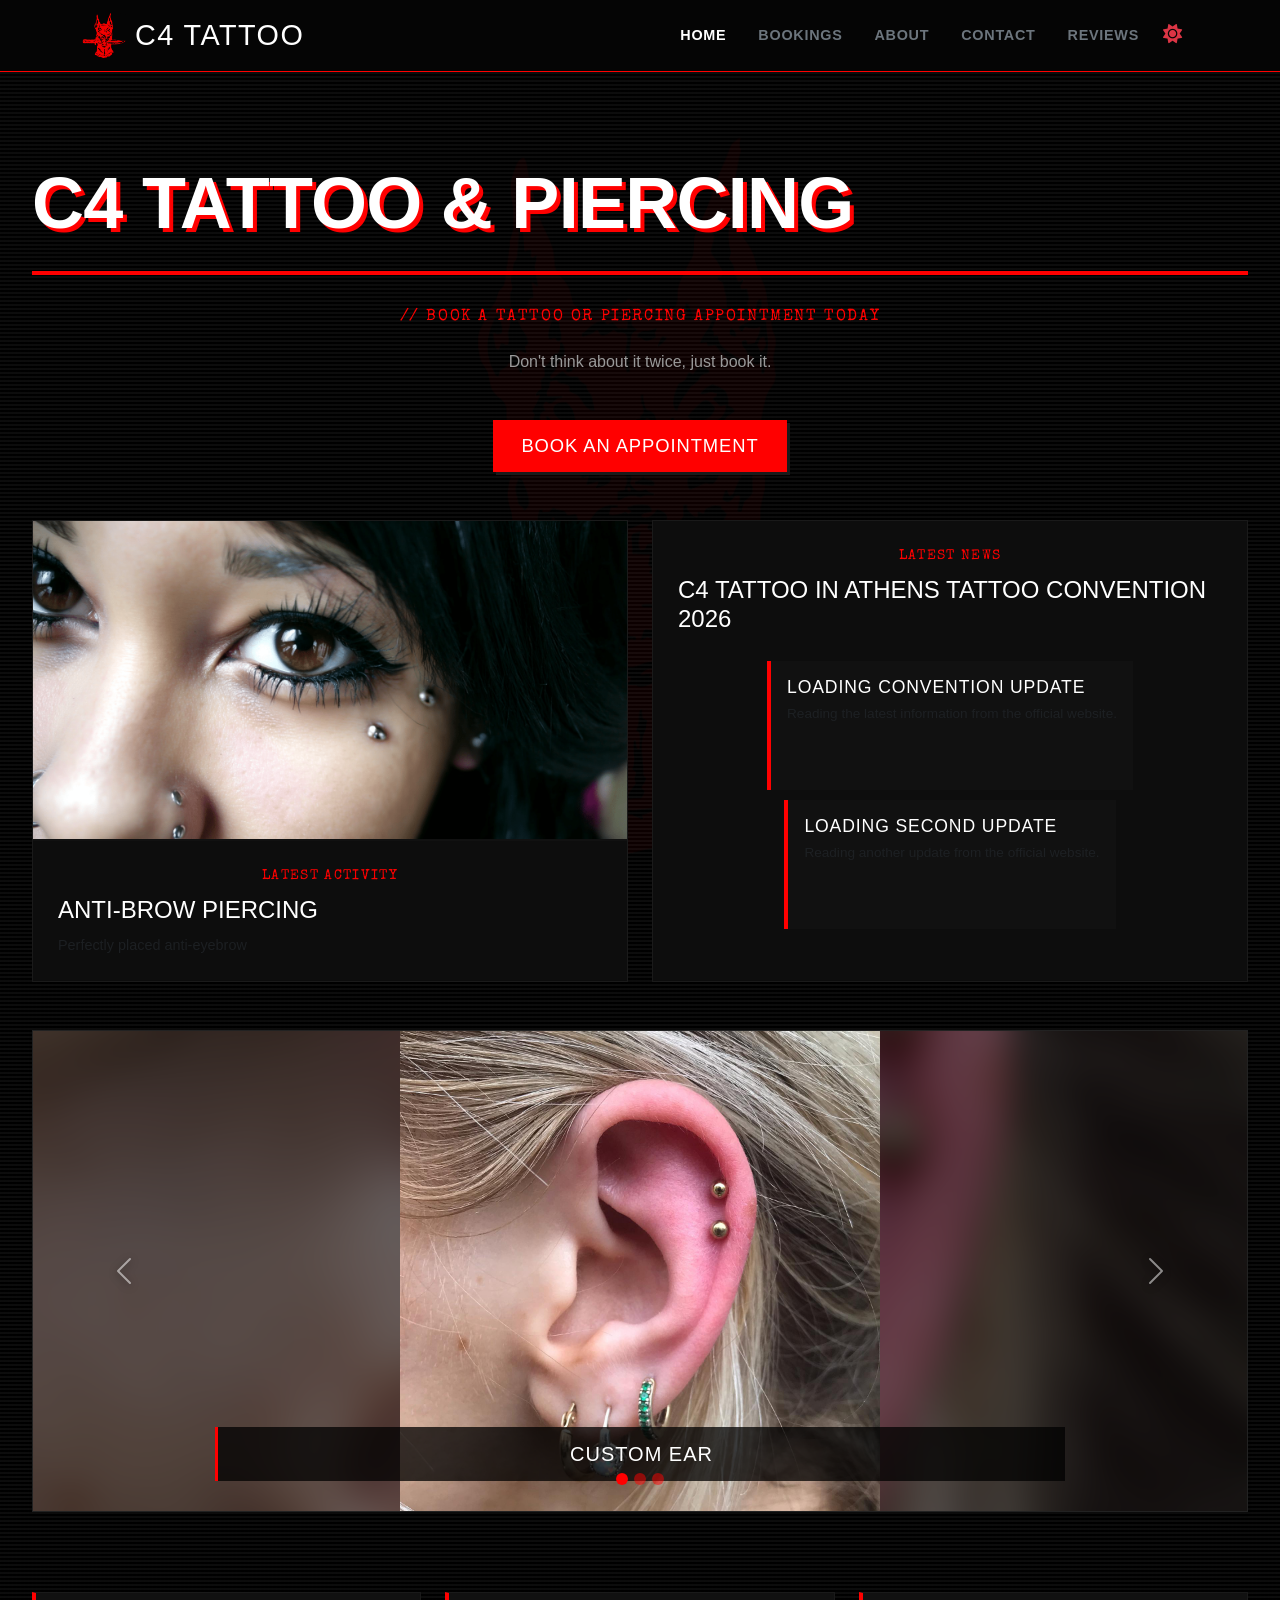
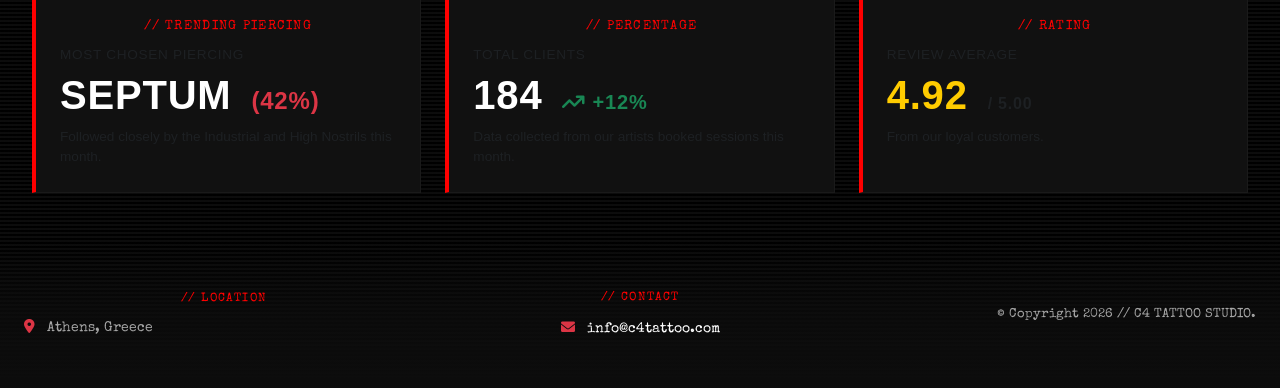
<file: index.html>
﻿<!DOCTYPE html>
<!--accessibility-->
<html lang="en">
<head>
    <!--encoding (for symbols etc.)-->
    <meta charset="UTF-8">
    <!--responsive design (match device screen size)-->
    <meta name="viewport" content="width=device-width, initial-scale=1.0">
    <title>C4 TATTOO</title>
    <!--load bootstrap 5 with CDN (appearance)-->
    <link href="https://cdn.jsdelivr.net/npm/bootstrap@5.3.3/dist/css/bootstrap.min.css" rel="stylesheet">
    <!--load vectors-->
    <link href="https://cdnjs.cloudflare.com/ajax/libs/font-awesome/6.0.0/css/all.min.css" rel="stylesheet">
    <!--import css-->
    <link rel="stylesheet" href="css/styles.css">
    <!--import jquery for DOM-->
    <script src="https://code.jquery.com/jquery-3.7.1.min.js" defer></script>
    <!--import boostrap 5 javascript (functionality)-->
    <script src="https://cdn.jsdelivr.net/npm/bootstrap@5.3.3/dist/js/bootstrap.bundle.min.js" defer></script>
    <!--import app script-->
    <script src="js/app.js" defer></script>
</head>
<body class="studio-body">
    <!--navigation section-->
    <header id="global-header" class="sticky-top"></header>
    
<main class="container-fluid my-5">
        <div class="page-shell">
            
            <section class="p-5 text-center rounded-3 border shadow-sm bg-secondary">
                <h1 class="display-5 fw-bold text-dark page-title">C4 Tattoo & Piercing</h1>
                <div class="red-accent-line"></div>
                <p class="text-red-label">// BOOK A TATTOO OR PIERCING APPOINTMENT TODAY</p>
                <p class="intro-copy">Don't think about it twice, just book it.</p>
                <a href="tasks.html" class="btn btn-red btn-lg mt-2 px-4 shadow-sm">Book An Appointment</a>
            </section>

            <div class="row g-4 mt-4">
                
                <div class="col-md-6">
                    <div class="studio-card h-100">
                        <div class="studio-card-media p-0 overflow-hidden" style="height: 320px;">
                            <img src="images/anti-brow-piercing.png" alt="Latest Shop Activity Anti Eyebrow Piercing" class="img-fluid w-100 h-100" style="object-fit: cover;">
                        </div>
                        <div class="studio-card-content">
                            <span class="text-red-label text-start mb-1" style="width: auto !important; float: none !important; clear: none !important; font-size: 0.85rem;">LATEST ACTIVITY</span>
                            <h3>Anti-Brow Piercing</h3>
                            <p class="mb-0 text-muted" style="height: auto; font-size: 0.9rem;">Perfectly placed anti-eyebrow</p>
                        </div>
                    </div>
                </div>

                <div class="col-md-6">
                    <div class="studio-card h-100 d-flex flex-column justify-content-between">
                        <div class="studio-card-content h-100 d-flex flex-column justify-content-start">
                            <span class="text-red-label text-start mb-1" style="width: auto !important; float: none !important; clear: none !important; font-size: 0.85rem;">LATEST NEWS</span>
                            <h3>C4 TATTOO IN ATHENS TATTOO CONVENTION 2026</h3>
                            
                            <div class="api-news-container my-3 d-flex flex-column align-items-center justify-content-center flex-grow-1" style="background: #111111; border: 1px dashed #222222; min-height: 240px; color: #444444;">
                                <i class="fa-solid fa-network-wired mb-2" style="font-size: 2.5rem; color: #222222;"></i>
                                <span style="font-family: 'Special Elite', monospace; font-size: 0.85rem; color: #555555;">loading data</span>
                            </div>

                        </div>
                    </div>
                </div>

            </div>

            <section class="my-5">
                <div id="studioWorkcaseCarousel" class="carousel slide shadow-sm" data-bs-ride="carousel" style="border: 1px solid #222222; overflow: hidden; position: relative;">
                    
                    <div class="carousel-indicators" style="z-index: 15;">
                        <button type="button" data-bs-target="#studioWorkcaseCarousel" data-bs-slide-to="0" class="active" aria-current="true" aria-label="Slide 1"></button>
                        <button type="button" data-bs-target="#studioWorkcaseCarousel" data-bs-slide-to="1" aria-label="Slide 2"></button>
                        <button type="button" data-bs-target="#studioWorkcaseCarousel" data-bs-slide-to="2" aria-label="Slide 3"></button>
                    </div>

                    <div class="carousel-inner" style="height: 480px; background: #000000;">
                        
                        <div class="carousel-item active h-100" data-bs-interval="4000">
                            <div class="carousel-bg-blur" style="background-image: url('images/carousel1.jpg');"></div>
                            <img src="images/carousel1.jpg" alt="Custom Ear Setup" class="d-block mx-auto h-100 carousel-fg-img">
                            <div class="carousel-caption">
                                <h5>CUSTOM EAR</h5>
                            </div>
                        </div>

                        <div class="carousel-item h-100" data-bs-interval="4000">
                            <div class="carousel-bg-blur" style="background-image: url('images/carousel2.png');"></div>
                            <img src="images/carousel2.png" alt="Double Nostril Setup" class="d-block mx-auto h-100 carousel-fg-img">
                            <div class="carousel-caption">
                                <h5>DOUBLE NOSTRIL</h5>
                            </div>
                        </div>

                        <div class="carousel-item h-100" data-bs-interval="4000">
                            <div class="carousel-bg-blur" style="background-image: url('images/carousel3.jpg');"></div>
                            <img src="images/carousel3.jpg" alt="Angel Bites Piercing Setup" class="d-block mx-auto h-100 carousel-fg-img">
                            <div class="carousel-caption">
                                <h5>ANGEL BITES</h5>
                            </div>
                        </div>

                    </div>

                    <button class="carousel-control-prev" type="button" data-bs-target="#studioWorkcaseCarousel" data-bs-slide="prev" style="z-index: 12;">
                        <span class="carousel-control-prev-icon" aria-hidden="true" style="filter: drop-shadow(0px 2px 4px rgba(0,0,0,0.8));"></span>
                        <span class="visually-hidden">Previous</span>
                    </button>
                    <button class="carousel-control-next" type="button" data-bs-target="#studioWorkcaseCarousel" data-bs-slide="next" style="z-index: 12;">
                        <span class="carousel-control-next-icon" aria-hidden="true" style="filter: drop-shadow(0px 2px 4px rgba(0,0,0,0.8));"></span>
                        <span class="visually-hidden">Next</span>
                    </button>

                </div>
            </section>

            <div class="row g-4 mt-5 pt-2">
                
                <div class="col-md-4">
                    <div class="studio-card p-4 text-start analytics-box" style="border-left: 4px solid #FF0000 !important; background: #111111; height: 100%;">
                        <span class="text-red-label d-block mb-1" style="font-size: 0.8rem;">// TRENDING PIERCING</span>
                        <h4 class="text-muted small text-uppercase mb-2" style="letter-spacing: 0.05em; font-size: 0.85rem;">MOST CHOSEN PIERCING</h4>
                        <h2 class="display-6 fw-bold text-white mb-0 analytics-value" style="font-family: 'Impact', sans-serif; letter-spacing: 0.02em;">
                            SEPTUM <span class="fs-4 text-danger ms-2">(42%)</span>
                        </h2>
                        <p class="text-muted small mt-2 mb-0" style="font-size: 0.85rem;">Followed closely by the Industrial and High Nostrils this month.</p>
                    </div>
                </div>

                <div class="col-md-4">
                    <div class="studio-card p-4 text-start analytics-box" style="border-left: 4px solid #FF0000 !important; background: #111111; height: 100%;">
                        <span class="text-red-label d-block mb-1" style="font-size: 0.8rem;">// PERCENTAGE</span>
                        <h4 class="text-muted small text-uppercase mb-2" style="letter-spacing: 0.05em; font-size: 0.85rem;">TOTAL CLIENTS </h4>
                        <h2 class="display-6 fw-bold text-white mb-0 analytics-value" style="font-family: 'Impact', sans-serif; letter-spacing: 0.02em;">
                            184 <span class="fs-5 text-success ms-2"><i class="fa-solid fa-arrow-trend-up"></i> +12%</span>
                        </h2>
                        <p class="text-muted small mt-2 mb-0" style="font-size: 0.85rem;">Data collected from our artists booked sessions this month.</p>
                    </div>
                </div>

                <div class="col-md-4">
                    <div class="studio-card p-4 text-start analytics-box" style="border-left: 4px solid #FF0000 !important; background: #111111; height: 100%;">
                        <span class="text-red-label d-block mb-1" style="font-size: 0.8rem;">// RATING</span>
                        <h4 class="text-muted small text-uppercase mb-2" style="letter-spacing: 0.05em; font-size: 0.85rem;">REVIEW AVERAGE</h4>
                        <h2 class="display-6 fw-bold text-white mb-0 analytics-value" style="font-family: 'Impact', sans-serif; letter-spacing: 0.02em; color: #ffcc00 !important;">
                            4.92 <span class="fs-6 text-muted ms-2">/ 5.00</span>
                        </h2>
                        <p class="text-muted small mt-2 mb-0" style="font-size: 0.85rem;">From our loyal customers.</p>
                    </div>
                </div>

            </div>

        </div>
    </main>

    <footer id="global-footer"></footer>
</body>
</html>
</file>
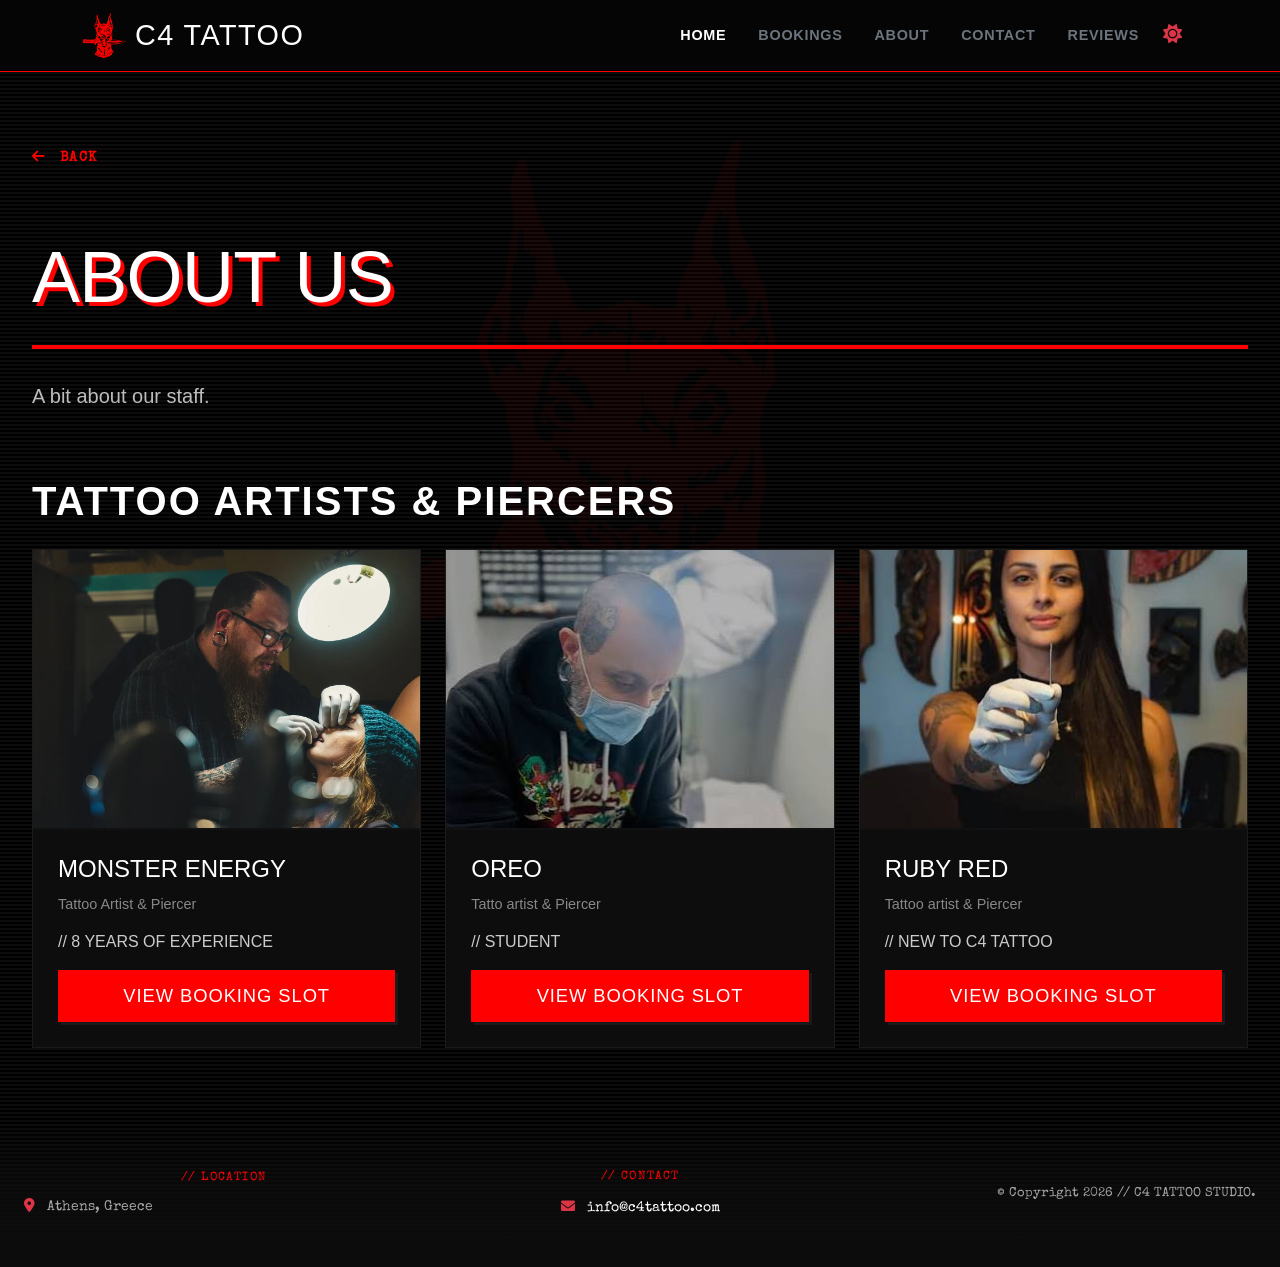
<file: about.html>
﻿<!DOCTYPE html>
<!--accessibility-->
<html lang="en">
<head>
    <!--encoding (for symbols etc.)-->
    <meta charset="UTF-8">
    <!--responsive design (match device screen size)-->
    <meta name="viewport" content="width=device-width, initial-scale=1.0">
    <title>C4 TATTOO</title>
    <!--load bootstrap 5 with CDN (appearance)-->
    <link href="https://cdn.jsdelivr.net/npm/bootstrap@5.3.3/dist/css/bootstrap.min.css" rel="stylesheet">
    <!--load vectors-->
    <link href="https://cdnjs.cloudflare.com/ajax/libs/font-awesome/6.0.0/css/all.min.css" rel="stylesheet">
    <!--import css-->
    <link rel="stylesheet" href="css/styles.css">
    <!--import jquery for DOM-->
    <script src="https://code.jquery.com/jquery-3.7.1.min.js" defer></script>
    <!--import boostrap 5 javascript (functionality)-->
    <script src="https://cdn.jsdelivr.net/npm/bootstrap@5.3.3/dist/js/bootstrap.bundle.min.js" defer></script>
    <!--import app script-->
    <script src="js/app.js" defer></script>
</head>
<body class="studio-body">
    <!--navigation section-->
    <header id="global-header" class="sticky-top"></header>
    
    <!--main page area positioned below the header-->
    <main class="container-fluid my-5 py-4">
        <div class="page-shell">
            
            <!-- Unified Navigation Return Element -->
            <div class="text-start mb-4">
                <a href="index.html" class="text-decoration-none" style="color: #FF0000; font-family: 'Special Elite', monospace; letter-spacing: 0.1em; font-size: 0.9rem; font-weight: bold;">
                    <i class="fa-solid fa-arrow-left me-2"></i> BACK
                </a>
            </div>

            <!-- Header Section -->
            <h1 class="page-title text-start mb-2">ABOUT US</h1>
            <div class="red-accent-line"></div>
            
            <div class="row mb-5">
                <div class="col-lg-12">
                    <p class="fs-5" style="color: #bcbcbc; line-height: 1.7; text-align: justify;">
                        A bit about our staff.
                    </p>
                </div>
            </div>

            <h2 class="display-6 text-uppercase fw-bold text-white mb-4" style="font-family: 'Impact', sans-serif; letter-spacing: 0.05em;">TATTOO ARTISTS & PIERCERS</h2>

            <!-- Artist Showcase -->
            <div class="row g-4">
                
                <!-- monster energy -->
                <div class="col-md-4">
                    <div class="studio-card">
                        <div class="studio-card-media p-0 overflow-hidden" style="height: 280px;">
                            <img src="images/monster-energy-tattoer-piercer.webp" alt="Monster Energy Portrait" class="img-fluid w-100 h-100" style="object-fit: cover;">
                        </div>
                        <div class="studio-card-content">
                            <h3>MONSTER ENERGY</h3>
                            <p style="height: auto; margin-bottom: 15px;">Tattoo Artist & Piercer</p>
                            <span class="text-red-accent d-block mb-3">// 8 YEARS OF EXPERIENCE</span>
                            <a href="tasks.html" class="btn btn-red w-100">View Booking Slot</a>
                        </div>
                    </div>
                </div>

                <!-- oreo -->
                <div class="col-md-4">
                    <div class="studio-card">
                        <div class="studio-card-media p-0 overflow-hidden" style="height: 280px;">
                            <img src="images/oreo-piercing-tattoo.jpg" alt="oreo Portrait" class="img-fluid w-100 h-100" style="object-fit: cover;">
                        </div>
                        <div class="studio-card-content">
                            <h3>OREO</h3>
                            <p style="height: auto; margin-bottom: 15px;">Tatto artist & Piercer</p>
                            <span class="text-red-accent d-block mb-3">// STUDENT</span>
                            <a href="tasks.html" class="btn btn-red w-100">View Booking Slot</a>
                        </div>
                    </div>
                </div>

                <!-- RUBY RED -->
                <div class="col-md-4">
                    <div class="studio-card">
                        <div class="studio-card-media p-0 overflow-hidden" style="height: 280px;">
                            <img src="images/ruby-red-tattoo-piercer.jpg" alt="RUBY RED Portrait" class="img-fluid w-100 h-100" style="object-fit: cover;">
                        </div>
                        <div class="studio-card-content">
                            <h3>RUBY RED</h3>
                            <p style="height: auto; margin-bottom: 15px;">Tattoo artist & Piercer</p>
                            <span class="text-red-accent d-block mb-3">// NEW TO C4 TATTOO</span>
                            <a href="tasks.html" class="btn btn-red w-100">View Booking Slot</a>
                        </div>
                    </div>
                </div>

            </div>
        </div>
    </main>
    <footer id="global-footer"></footer>
</body>
</html>
</file>
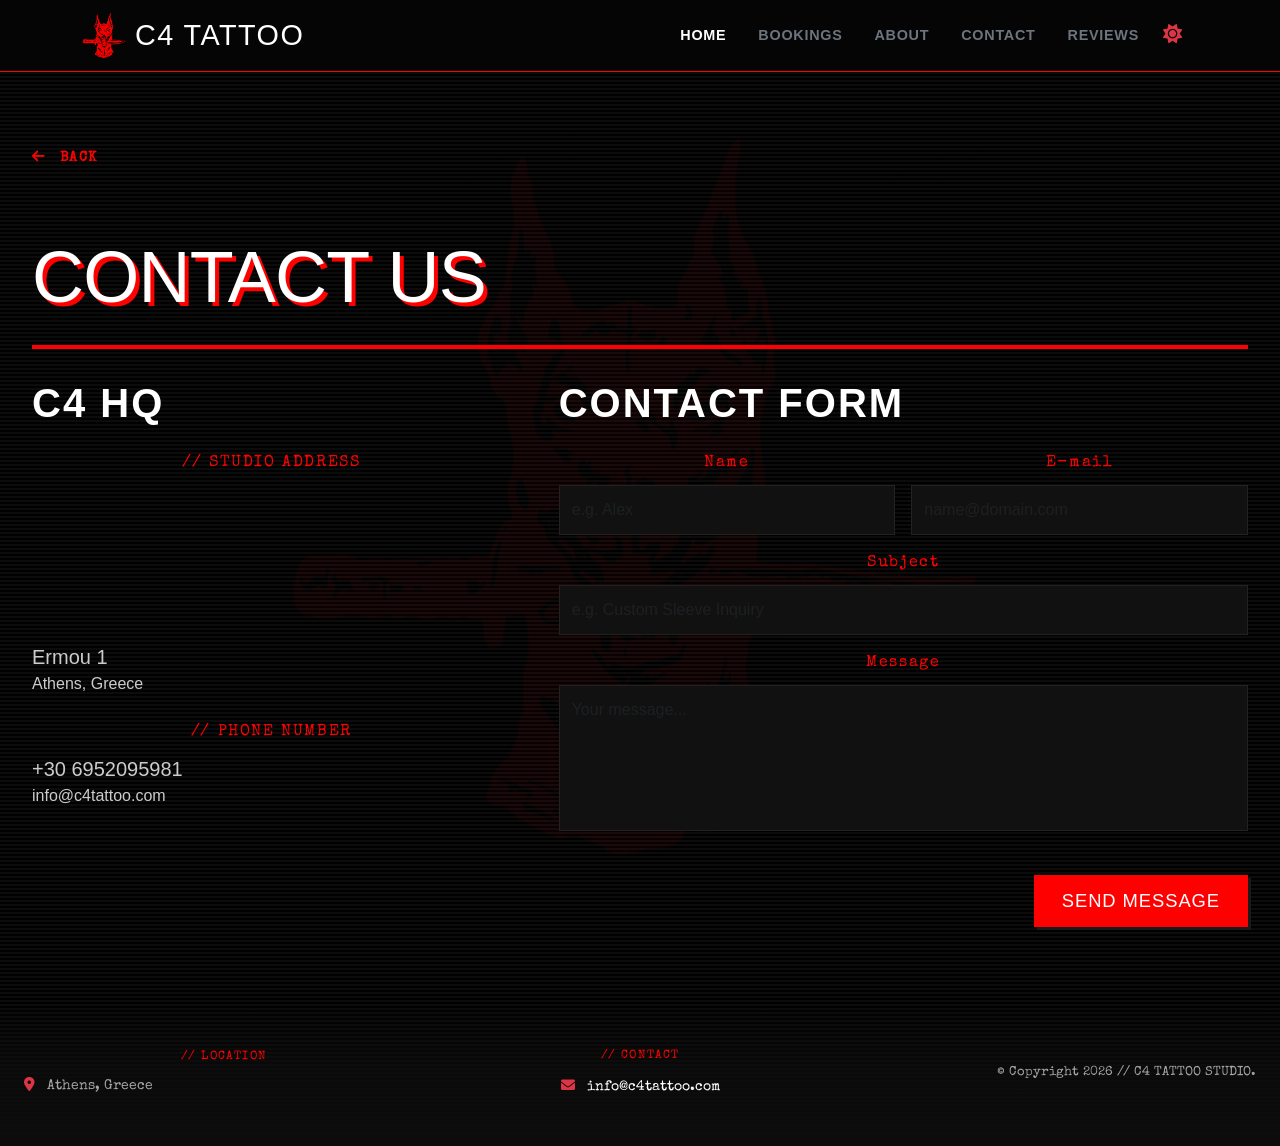
<file: contact.html>
﻿<!DOCTYPE html>
<html lang="en">
<head>
    <meta charset="UTF-8">
    <meta name="viewport" content="width=device-width, initial-scale=1.0">
    <title>C4 TATTOO</title>
    <link href="https://cdn.jsdelivr.net/npm/bootstrap@5.3.3/dist/css/bootstrap.min.css" rel="stylesheet">
    <link href="https://cdnjs.cloudflare.com/ajax/libs/font-awesome/6.0.0/css/all.min.css" rel="stylesheet">
    <link rel="stylesheet" href="css/styles.css">
    <script src="https://code.jquery.com/jquery-3.7.1.min.js" defer></script>
    <script src="https://cdn.jsdelivr.net/npm/bootstrap@5.3.3/dist/js/bootstrap.bundle.min.js" defer></script>
    <script src="js/app.js" defer></script>
</head>
<body class="studio-body">
    <header id="global-header" class="sticky-top"></header>
    
    <main class="container-fluid my-5 py-4">
        <div class="page-shell">
            
            <div class="text-start mb-4">
                <a href="index.html" class="text-decoration-none" style="color: #FF0000; font-family: 'Special Elite', monospace; letter-spacing: 0.1em; font-size: 0.9rem; font-weight: bold;">
                    <i class="fa-solid fa-arrow-left me-2"></i> BACK
                </a>
            </div>

            <h1 class="page-title text-start mb-2">CONTACT US</h1>
            <div class="red-accent-line"></div>
            
            <div class="row g-5">
                <div class="col-md-5">
                    <h2 class="display-6 text-uppercase fw-bold text-white mb-4" style="font-family: 'Impact', sans-serif; letter-spacing: 0.05em;">C4 HQ</h2>
                    
                    <div class="mb-4">
                        <span class="text-red-label text-start mb-1" style="width: auto !important; float: none !important; clear: none !important;">// STUDIO ADDRESS</span>
                        <iframe src="https://www.google.com/maps/embed?pb=!1m14!1m12!1m3!1d303.14662185903825!2d23.733452123133915!3d37.975726473697236!2m3!1f0!2f0!3f0!3m2!1i1024!2i768!4f13.1!5e0!3m2!1sen!2sgr!4v1781368330390!5m2!1sen!2sgr" width="100%" height="100%" style="border:0;" allowfullscreen="" loading="lazy" referrerpolicy="no-referrer-when-downgrade"></iframe>
                        <p class="fs-5 studio-theme-text mb-0" style="font-family: 'Arial', sans-serif;">Ermou 1</p>
                        <p class="studio-theme-text">Athens, Greece</p>
                    </div>
                    
                    <div class="mb-4">
                        <span class="text-red-label text-start mb-1" style="width: auto !important; float: none !important; clear: none !important;">// PHONE NUMBER</span>
                        <p class="fs-5 studio-theme-text mb-0" style="font-family: 'Arial', sans-serif;">+30 6952095981</p>
                        <p class="studio-theme-text">info@c4tattoo.com</p>
                    </div>
                </div>

                <div class="col-md-7">
                    <h2 class="display-6 text-uppercase fw-bold text-white mb-4" style="font-family: 'Impact', sans-serif; letter-spacing: 0.05em;">CONTACT FORM</h2>
                    
                    <form action="#" method="POST">
                    <div class="row g-3">
                        <div class="col-sm-6">
                            <label class="text-red-label text-start mb-1" style="width: auto !important; float: none !important; clear: none !important;">Name</label>
                            <input type="text" class="form-control" placeholder="e.g. Alex" required style="background: #111111; color: #ffffff; border: 1px solid #222222; border-radius: 0px; padding: 12px;">
                        </div>
                        <div class="col-sm-6">
                            <label class="text-red-label text-start mb-1" style="width: auto !important; float: none !important; clear: none !important;">E-mail</label>
                            <input type="email" class="form-control" placeholder="name@domain.com" required style="background: #111111; color: #ffffff; border: 1px solid #222222; border-radius: 0px; padding: 12px;">
                        </div>
                        <div class="col-12">
                            <label class="text-red-label text-start mb-1" style="width: auto !important; float: none !important; clear: none !important;">Subject</label>
                            <input type="text" class="form-control" placeholder="e.g. Custom Sleeve Inquiry" required style="background: #111111; color: #ffffff; border: 1px solid #222222; border-radius: 0px; padding: 12px;">
                        </div>
                        <div class="col-12">
                            <label class="text-red-label text-start mb-1" style="width: auto !important; float: none !important; clear: none !important;">Message</label>
                            <textarea class="form-control" rows="5" placeholder="Your message..." required style="background: #111111; color: #ffffff; border: 1px solid #222222; border-radius: 0px; padding: 12px; resize: none;"></textarea>
                        </div>
                        <div class="col-12 pt-2">
                            <button type="submit" class="btn btn-red px-5 py-3" style="float: right !important;">Send Message</button>
                        </div>
                    </div>
                    </form>
                </div>
            </div>
            
        </div>
    </main>
    <footer id="global-footer"></footer>
</body>
</html>
</file>
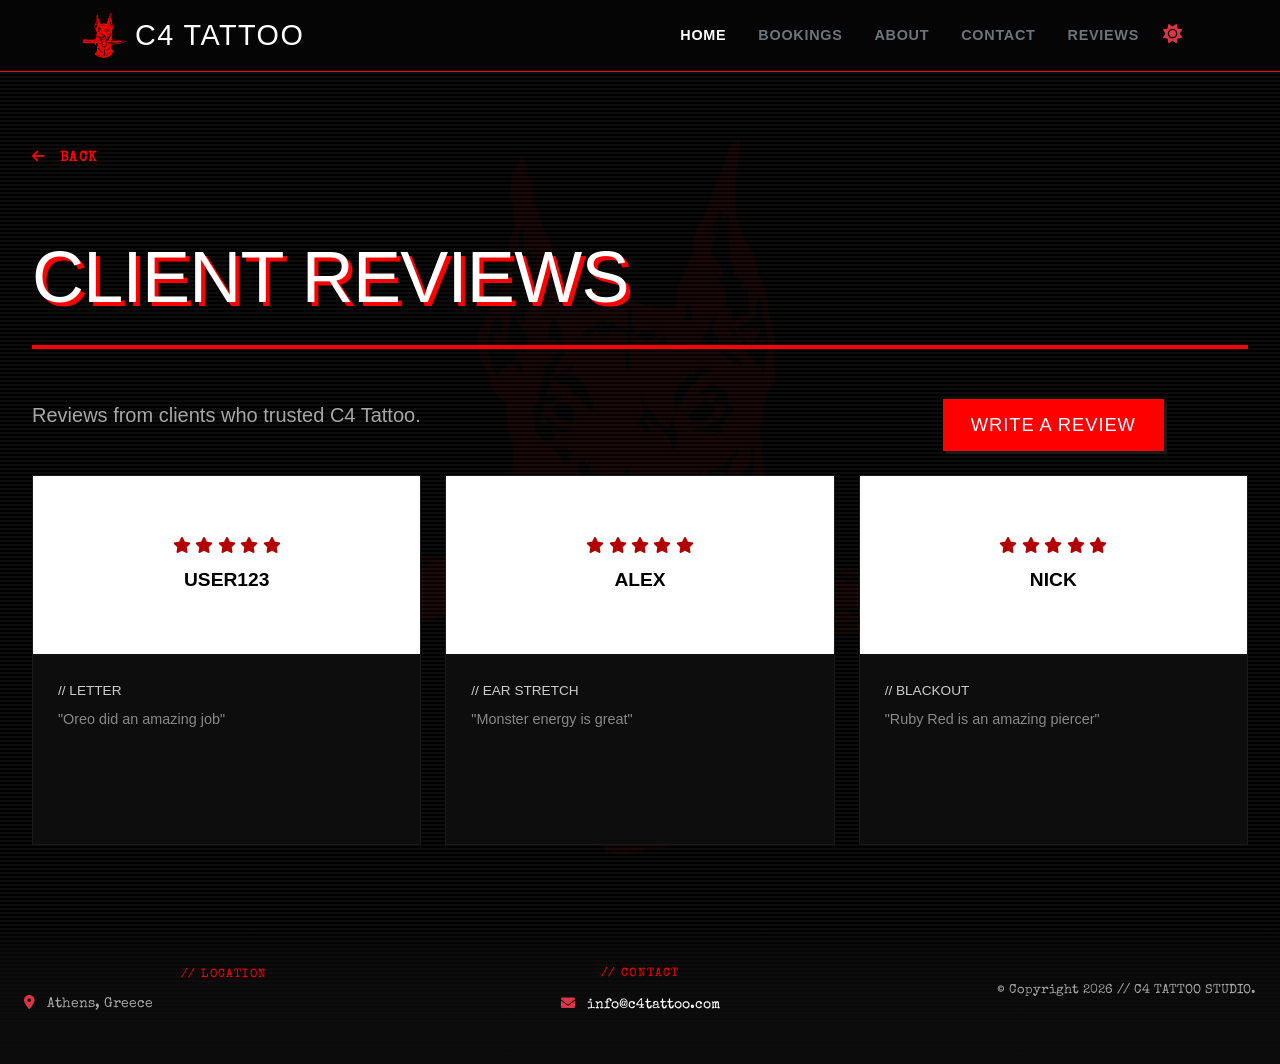
<file: reviews.html>
﻿<!DOCTYPE html>
<html lang="en">
<head>
    <meta charset="UTF-8">
    <meta name="viewport" content="width=device-width, initial-scale=1.0">
    <title>C4 TATTOO</title>
    <link href="https://cdn.jsdelivr.net/npm/bootstrap@5.3.3/dist/css/bootstrap.min.css" rel="stylesheet">
    <link href="https://cdnjs.cloudflare.com/ajax/libs/font-awesome/6.0.0/css/all.min.css" rel="stylesheet">
    <link rel="stylesheet" href="css/styles.css">
    <script src="https://code.jquery.com/jquery-3.7.1.min.js" defer></script>
    <script src="https://cdn.jsdelivr.net/npm/bootstrap@5.3.3/dist/js/bootstrap.bundle.min.js" defer></script>
    <script src="js/app.js" defer></script>
</head>
<body class="studio-body">
    <header id="global-header" class="sticky-top"></header>
    
    <main class="container-fluid my-5 py-4">
        <div class="page-shell">
            
            <div class="text-start mb-4">
                <a href="index.html" class="text-decoration-none" style="color: #FF0000; font-family: 'Special Elite', monospace; letter-spacing: 0.1em; font-size: 0.9rem; font-weight: bold;">
                    <i class="fa-solid fa-arrow-left me-2"></i> BACK
                </a>
            </div>

            <h1 class="page-title text-start mb-2">Client Reviews</h1>
            <div class="red-accent-line"></div>
            
            <div class="row align-items-center mb-4 g-4">
                <div class="col-md-8">
                    <p class="mb-0 fs-5 text-muted" style="color: #a6a6a6 !important;">
                        Reviews from clients who trusted C4 Tattoo.
                    </p>
                </div>
                <div class="col-md-4 text-md-end">
                    <!-- Toggles the submission form open/closed -->
                    <button id="toggle-review-form-btn" class="btn btn-red px-4 py-3">Write A Review</button>
                </div>
            </div>

            <!--REVIEW SUBMISSION PANEL-->
            <div id="review-form-panel" class="d-none mb-5 p-4 review-panel-container">
                <h3 class="fw-bold form-title mb-3">SUBMIT YOUR REVIEW</h3>
                <form id="client-review-form">
                    <div class="row g-3">
                        <div class="col-sm-6">
                            <label class="text-red-label d-block mb-1">Name</label>
                            <input type="text" id="review-author" class="form-control studio-input" placeholder="e.g. nick" maxlength="16" required>
                        </div>
                        <div class="col-sm-6">
                            <label class="text-red-label d-block mb-1">Service</label>
                            <input type="text" id="review-tag" class="form-control studio-input" placeholder="e.g. SEPTUM" maxlength="16" required>
                        </div>
                        <div class="col-12">
                            <label class="text-red-label d-block mb-1">Rating</label>
                            <select id="review-rating" class="form-control studio-select text-danger fw-bold">
                                <option value="5">★★★★★ (5 Stars)</option>
                                <option value="4">★★★★☆ (4 Stars)</option>
                                <option value="3">★★★☆☆ (3 Stars)</option>
                                <option value="2">★★☆☆☆ (2 Stars)</option>
                                <option value="1">★☆☆☆☆ (1 Star)</option>
                            </select>
                        </div>
                        <div class="col-12">
                            <label class="text-red-label d-block mb-1">Review</label>
                            <textarea id="review-text" class="form-control studio-input" rows="4" placeholder="Share your experience with C4 Tattoo..." required style="resize: none;"></textarea>
                        </div>
                        <div class="col-12 text-start">
                            <button type="submit" class="btn btn-red px-4 py-2">Submit Review</button>
                        </div>
                    </div>
                </form>
            </div>

            <!--REVIEWS DISPLAY GRID-->
            <div class="row g-4" id="reviews-feed-grid">
                
                <!-- Card 1 -->
                <div class="col-md-4">
                    <div class="studio-card">
                        <div class="studio-card-media flex-column">
                            <div class="mb-2" style="color: #b30000;">
                                <i class="fa-solid fa-star"></i>
                                <i class="fa-solid fa-star"></i>
                                <i class="fa-solid fa-star"></i>
                                <i class="fa-solid fa-star"></i>
                                <i class="fa-solid fa-star"></i>
                            </div>
                            <span class="fw-bold text-black text-uppercase user-review-author-name" style="font-size: 1.2rem; font-family: 'Impact', sans-serif;">user123</span>
                        </div>
                        <div class="studio-card-content">
                            <span class="text-red-accent d-block mb-2 text-uppercase" style="font-size: 0.85rem;">// LETTER</span>
                            <p style="height: auto; margin-bottom: 0; min-height: 110px;">
                                "Oreo did an amazing job"
                            </p>
                        </div>
                    </div>
                </div>

                <!-- Card 2 -->
                <div class="col-md-4">
                    <div class="studio-card">
                        <div class="studio-card-media flex-column">
                            <div class="mb-2" style="color: #b30000;">
                                <i class="fa-solid fa-star"></i>
                                <i class="fa-solid fa-star"></i>
                                <i class="fa-solid fa-star"></i>
                                <i class="fa-solid fa-star"></i>
                                <i class="fa-solid fa-star"></i>
                            </div>
                            <span class="fw-bold text-black text-uppercase user-review-author-name" style="font-size: 1.2rem; font-family: 'Impact', sans-serif;">Alex</span>
                        </div>
                        <div class="studio-card-content">
                            <span class="text-red-accent d-block mb-2 text-uppercase" style="font-size: 0.85rem;">// EAR STRETCH</span>
                            <p style="height: auto; margin-bottom: 0; min-height: 110px;">
                                "Monster energy is great"
                            </p>
                        </div>
                    </div>
                </div>

                <!-- Card 3 -->
                <div class="col-md-4">
                    <div class="studio-card">
                        <div class="studio-card-media flex-column">
                            <div class="mb-2" style="color: #b30000;">
                                <i class="fa-solid fa-star"></i>
                                <i class="fa-solid fa-star"></i>
                                <i class="fa-solid fa-star"></i>
                                <i class="fa-solid fa-star"></i>
                                <i class="fa-solid fa-star"></i>
                            </div>
                            <span class="fw-bold text-black text-uppercase user-review-author-name" style="font-size: 1.2rem; font-family: 'Impact', sans-serif;">nick</span>
                        </div>
                        <div class="studio-card-content">
                            <span class="text-red-accent d-block mb-2 text-uppercase" style="font-size: 0.85rem;">// BLACKOUT</span>
                            <p style="height: auto; margin-bottom: 0; min-height: 110px;">
                                "Ruby Red is an amazing piercer"
                            </p>
                        </div>
                    </div>
                </div>

            </div>
        </div>
    </main>
    <template id="review-card-template">
    <div class="col-md-4">
        <div class="studio-card">
            <div class="studio-card-media flex-column">
                <div class="mb-2 review-stars" style="color: #b30000;"></div>
                <span class="fw-bold text-black text-uppercase review-author" style="font-size: 1.2rem; font-family: 'Impact', sans-serif;"></span>
            </div>
            <div class="studio-card-content">
                <span class="text-red-accent d-block mb-2 text-uppercase review-tag" style="font-size: 0.85rem;"></span>
                <p class="review-body" style="height: auto; margin-bottom: 0; min-height: 110px;"></p>
            </div>
        </div>
    </div>
</template>
    <footer id="global-footer"></footer>
</body>
</html>
</file>
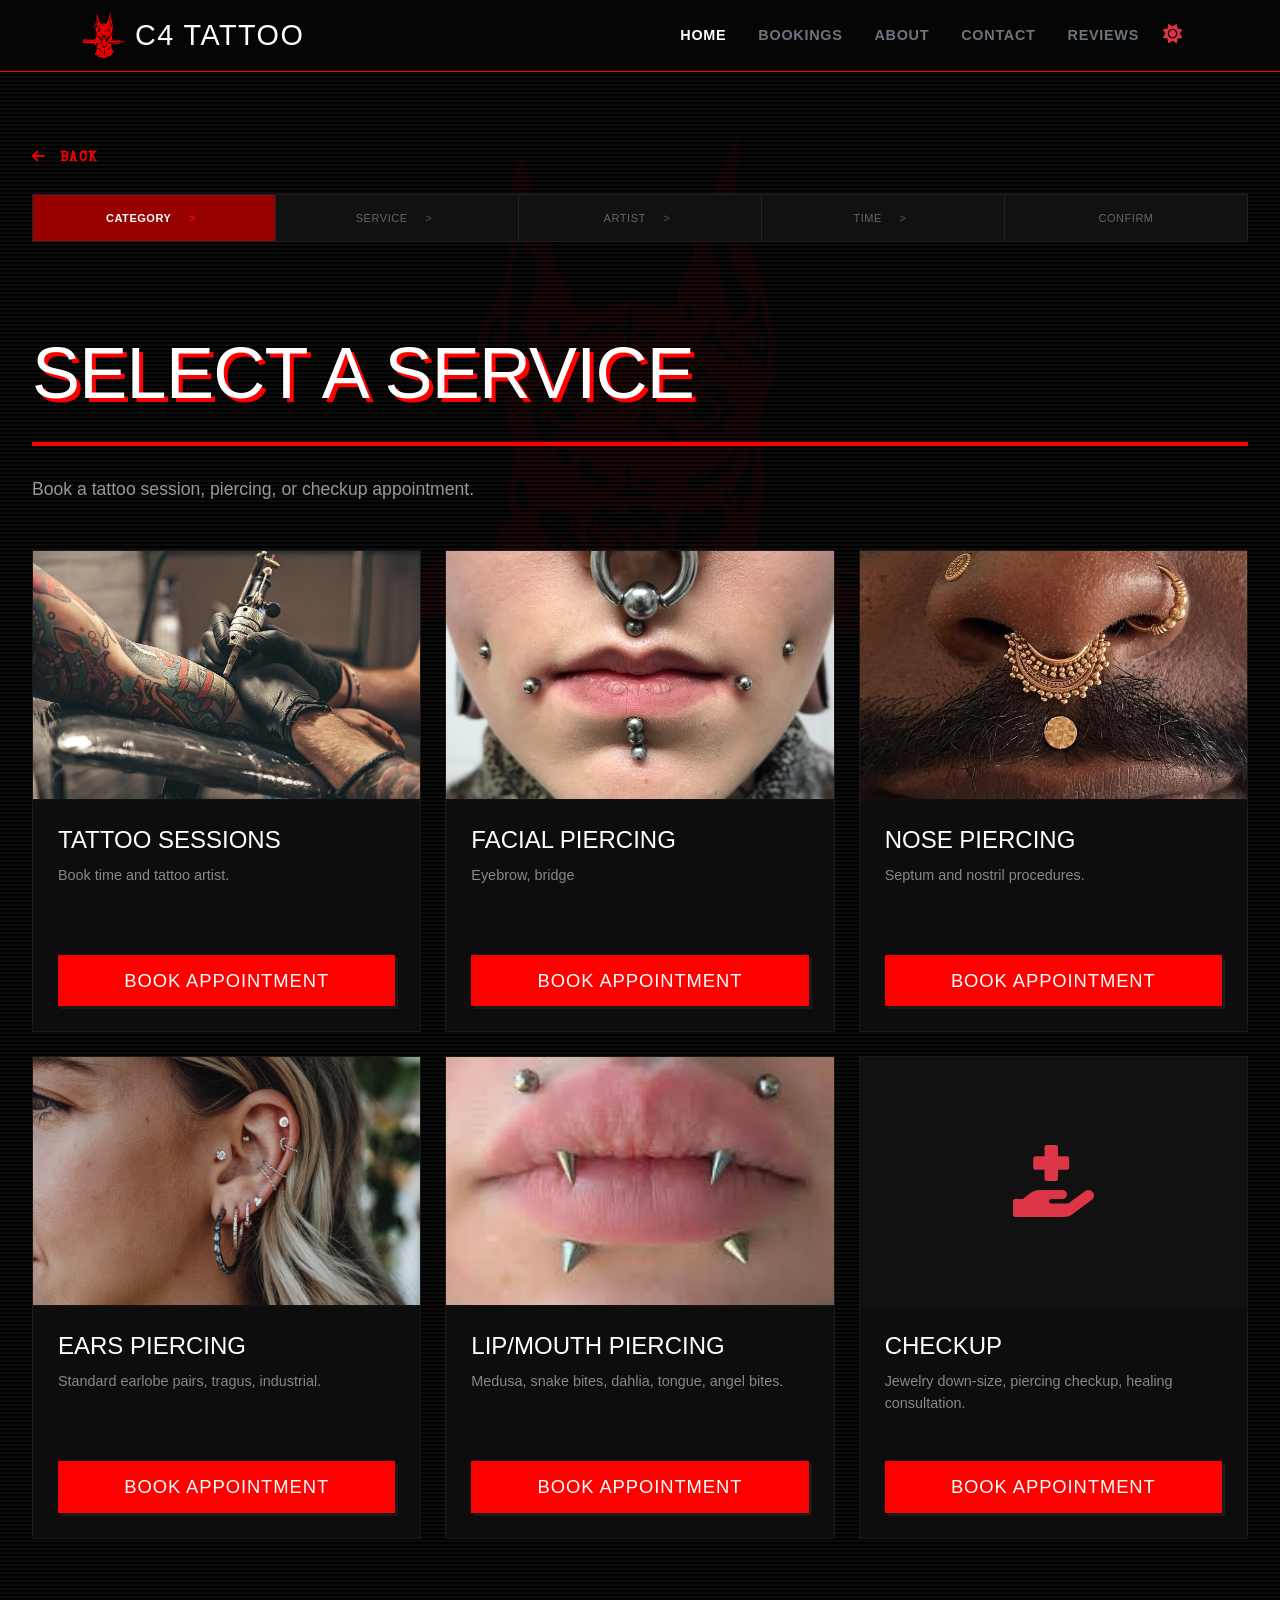
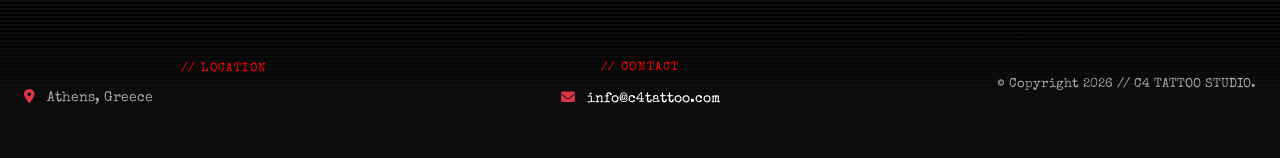
<file: tasks.html>
﻿<!DOCTYPE html>
<html lang="en">
<head>
    <meta charset="UTF-8">
    <meta name="viewport" content="width=device-width, initial-scale=1.0">
    <title>C4 TATTOO</title>
    <link href="https://cdn.jsdelivr.net/npm/bootstrap@5.3.3/dist/css/bootstrap.min.css" rel="stylesheet">
    <link href="https://cdnjs.cloudflare.com/ajax/libs/font-awesome/6.0.0/css/all.min.css" rel="stylesheet">
    <link rel="stylesheet" href="css/styles.css">
    <script src="https://code.jquery.com/jquery-3.7.1.min.js" defer></script>
    <script src="https://cdn.jsdelivr.net/npm/bootstrap@5.3.3/dist/js/bootstrap.bundle.min.js" defer></script>
    <script src="js/app.js" defer></script>
</head>
<body class="studio-body">
    <header id="global-header" class="sticky-top"></header>
    
    <main class="container-fluid my-5 py-4">
        <div class="page-shell">
            
            <div class="text-start mb-4">
                <a href="index.html" id="booking-back-btn" class="text-decoration-none" style="color: #FF0000; font-family: 'Special Elite', monospace; letter-spacing: 0.1em; font-size: 0.9rem; font-weight: bold;">
                    <i class="fa-solid fa-arrow-left me-2"></i> BACK
                </a>
            </div>

            <div class="booking-progress mb-5">
                <div class="booking-progress-step is-active">Category</div>
                <div class="booking-progress-step">Service</div>
                <div class="booking-progress-step">Artist</div>
                <div class="booking-progress-step">Time</div>
                <div class="booking-progress-step">Confirm</div>
            </div>

            <h1 class="page-title text-start mb-2" id="booking-heading">Select a Service</h1>
            <div class="red-accent-line"></div>
            <p class="text-start mb-5" id="booking-subtext" style="color: #999999; font-size: 1.1rem;">Book a tattoo session, piercing, or checkup appointment.</p>

            <div id="step-view-0" class="booking-step-group row g-4">
                <div class="col-md-4">
                    <div class="studio-card">
                        <div class="studio-card-media p-0 overflow-hidden" style="height: 250px;">
                            <img src="images/tattoo.jpg" alt="Tattoo Session" class="img-fluid w-100 h-100" style="object-fit: cover;">
                        </div>
                        <div class="studio-card-content">
                            <h3>Tattoo Sessions</h3>
                            <p>Book time and tattoo artist.</p>
                            <button class="btn-red w-100 category-select-btn" data-category="Tattoo Sessions">Book Appointment</button>
                        </div>
                    </div>
                </div>
                <div class="col-md-4">
                    <div class="studio-card">
                        <div class="studio-card-media p-0 overflow-hidden" style="height: 250px;">
                            <img src="images/facial.jpg" alt="Facial Piercing" class="img-fluid w-100 h-100" style="object-fit: cover;">
                        </div>
                        <div class="studio-card-content">
                            <h3>Facial Piercing</h3>
                            <p>Eyebrow, bridge</p>
                            <button class="btn-red w-100 category-select-btn" data-category="Facial Piercing">Book Appointment</button>
                        </div>
                    </div>
                </div>
                <div class="col-md-4">
                    <div class="studio-card">
                        <div class="studio-card-media p-0 overflow-hidden" style="height: 250px;">
                            <img src="images/nose.jpg" alt="Nose Piercing" class="img-fluid w-100 h-100" style="object-fit: cover;">
                        </div>
                        <div class="studio-card-content">
                            <h3>Nose Piercing</h3>
                            <p>Septum and nostril procedures.</p>
                            <button class="btn-red w-100 category-select-btn" data-category="Nose Piercing">Book Appointment</button>
                        </div>
                    </div>
                </div>
                <div class="col-md-4">
                    <div class="studio-card">
                        <div class="studio-card-media p-0 overflow-hidden" style="height: 250px;">
                            <img src="images/ear.webp" alt="Ears Piercing" class="img-fluid w-100 h-100" style="object-fit: cover;">
                        </div>
                        <div class="studio-card-content">
                            <h3>Ears Piercing</h3>
                            <p>Standard earlobe pairs, tragus, industrial.</p>
                            <button class="btn-red w-100 category-select-btn" data-category="Ears Piercing">Book Appointment</button>
                        </div>
                    </div>
                </div>
                <div class="col-md-4">
                    <div class="studio-card">
                        <div class="studio-card-media p-0 overflow-hidden" style="height: 250px;">
                            <img src="images/lip.jpg" alt="Mouth Area Piercing" class="img-fluid w-100 h-100" style="object-fit: cover;">
                        </div>
                        <div class="studio-card-content">
                            <h3>LIP/MOUTH PIERCING</h3>
                            <p>Medusa, snake bites, dahlia, tongue, angel bites.</p>
                            <button class="btn-red w-100 category-select-btn" data-category="LIP/MOUTH PIERCING">Book Appointment</button>
                        </div>
                    </div>
                </div>
                <div class="col-md-4">
                    <div class="studio-card">
                        <div class="studio-card-media d-flex align-items-center justify-content-center" style="height: 250px; background: #111111;">
                            <i class="fa-solid fa-hand-holding-medical text-danger" style="font-size: 4.5rem;"></i>
                        </div>
                        <div class="studio-card-content">
                            <h3>Checkup</h3>
                            <p>Jewelry down-size, piercing checkup, healing consultation.</p>
                            <button class="btn-red w-100 category-select-btn" data-category="Checkup">Book Appointment</button>
                        </div>
                    </div>
                </div>
            </div>

<!-- 1 OPTIONS -->
            <div id="step-view-1" class="booking-step-group row g-4 d-none">
                
                <!-- TATTOO CATEGORY OPTIONS -->
                <div class="col-md-4 service-filterable-card" data-cat="Tattoo Sessions">
                    <div class="studio-card">
                        <div class="studio-card-media p-0 overflow-hidden" style="height: 200px;">
                            <img src="images/tattoo.jpg" alt="Sleeve" class="img-fluid w-100 h-100" style="object-fit: cover;">
                        </div>
                        <div class="studio-card-content p-4 text-center">
                            <h4 class="fw-bold text-white mb-2" style="font-family: 'Impact', sans-serif;">Custom Full Sleeve</h4>
                            <p class="text-muted small">Large scale illustrative artwork layouts.</p>
                            <button class="btn-red w-100 service-select-btn" data-srv="Custom Full Sleeve">Select Option</button>
                        </div>
                    </div>
                </div>
                <div class="col-md-4 service-filterable-card" data-cat="Tattoo Sessions">
                    <div class="studio-card">
                        <div class="studio-card-media p-0 overflow-hidden" style="height: 200px;">
                            <img src="images/tattoo.jpg" alt="Flash" class="img-fluid w-100 h-100" style="object-fit: cover;">
                        </div>
                        <div class="studio-card-content p-4 text-center">
                            <h4 class="fw-bold text-white mb-2" style="font-family: 'Impact', sans-serif;">Traditional Flash</h4>
                            <p class="text-muted small">Bold outline, classic shop flash traditional work.</p>
                            <button class="btn-red w-100 service-select-btn" data-srv="Traditional Flash">Select Option</button>
                        </div>
                    </div>
                </div>

                <!-- FACIAL PIERCING CATEGORY OPTIONS -->
                <div class="col-md-4 service-filterable-card" data-cat="Facial Piercing">
                    <div class="studio-card">
                        <div class="studio-card-media p-0 overflow-hidden" style="height: 200px;">
                            <img src="images/bridge.jpg" alt="Bridge Piercing" class="img-fluid w-100 h-100" style="object-fit: cover;">
                        </div>
                        <div class="studio-card-content p-4 text-center">
                            <h4 class="fw-bold text-white mb-2" style="font-family: 'Impact', sans-serif;">Bridge</h4>
                            <p class="text-muted small">Horizontal surface bar placement across the nasal bridge.</p>
                            <button class="btn-red w-100 service-select-btn" data-srv="Bridge Piercing">Select Option</button>
                        </div>
                    </div>
                </div>
                <div class="col-md-4 service-filterable-card" data-cat="Facial Piercing">
                    <div class="studio-card">
                        <div class="studio-card-media p-0 overflow-hidden" style="height: 200px;">
                            <img src="images/eyebrow.jpg" alt="Eyebrow Piercing" class="img-fluid w-100 h-100" style="object-fit: cover;">
                        </div>
                        <div class="studio-card-content p-4 text-center">
                            <h4 class="fw-bold text-white mb-2" style="font-family: 'Impact', sans-serif;">Eyebrow</h4>
                            <p class="text-muted small">Vertical insertion through the outer ridge of the eyebrow.</p>
                            <button class="btn-red w-100 service-select-btn" data-srv="Eyebrow Piercing">Select Option</button>
                        </div>
                    </div>
                </div>

                <!-- NOSE PIERCING CATEGORY OPTIONS -->
                <div class="col-md-4 service-filterable-card" data-cat="Nose Piercing">
                    <div class="studio-card">
                        <div class="studio-card-media p-0 overflow-hidden" style="height: 200px;">
                            <img src="images/nostril.jpg" alt="Nostril Piercing" class="img-fluid w-100 h-100" style="object-fit: cover;">
                        </div>
                        <div class="studio-card-content p-4 text-center">
                            <h4 class="fw-bold text-white mb-2" style="font-family: 'Impact', sans-serif;">Nostril</h4>
                            <p class="text-muted small">Classic nostril jewelry installation.</p>
                            <button class="btn-red w-100 service-select-btn" data-srv="Nostril Piercing">Select Option</button>
                        </div>
                    </div>
                </div>
                <div class="col-md-4 service-filterable-card" data-cat="Nose Piercing">
                    <div class="studio-card">
                        <div class="studio-card-media p-0 overflow-hidden" style="height: 200px;">
                            <img src="images/high-nostrils.jpg" alt="High Nostrils Piercing" class="img-fluid w-100 h-100" style="object-fit: cover;">
                        </div>
                        <div class="studio-card-content p-4 text-center">
                            <h4 class="fw-bold text-white mb-2" style="font-family: 'Impact', sans-serif;">High Nostrils (Paired)</h4>
                            <p class="text-muted small">Elevated placement option set deeper up the nasal cartilage.</p>
                            <button class="btn-red w-100 service-select-btn" data-srv="High Nostrils Piercing">Select Option</button>
                        </div>
                    </div>
                </div>
                <div class="col-md-4 service-filterable-card" data-cat="Nose Piercing">
                    <div class="studio-card">
                        <div class="studio-card-media p-0 overflow-hidden" style="height: 200px;">
                            <img src="images/septum.jpg" alt="Septum Piercing" class="img-fluid w-100 h-100" style="object-fit: cover;">
                        </div>
                        <div class="studio-card-content p-4 text-center">
                            <h4 class="fw-bold text-white mb-2" style="font-family: 'Impact', sans-serif;">Septum</h4>
                            <p class="text-muted small">Classic septum installation.</p>
                            <button class="btn-red w-100 service-select-btn" data-srv="Septum Piercing">Select Option</button>
                        </div>
                    </div>
                </div>
                <div class="col-md-4 service-filterable-card" data-cat="Nose Piercing">
                    <div class="studio-card">
                        <div class="studio-card-media p-0 overflow-hidden" style="height: 200px;">
                            <img src="images/nostril-double.jpg" alt="Double Nostril Piercing" class="img-fluid w-100 h-100" style="object-fit: cover;">
                        </div>
                        <div class="studio-card-content p-4 text-center">
                            <h4 class="fw-bold text-white mb-2" style="font-family: 'Impact', sans-serif;">Nostril Double (Paired)</h4>
                            <p class="text-muted small">Symmetric nostril piercings.</p>
                            <button class="btn-red w-100 service-select-btn" data-srv="Double Nostril Piercing">Select Option</button>
                        </div>
                    </div>
                </div>

                <!-- EARS PIERCING CATEGORY OPTIONS -->
                <div class="col-md-4 service-filterable-card" data-cat="Ears Piercing">
                    <div class="studio-card">
                        <div class="studio-card-media p-0 overflow-hidden" style="height: 200px;">
                            <img src="images/tragus.jpg" alt="Tragus Piercing" class="img-fluid w-100 h-100" style="object-fit: cover;">
                        </div>
                        <div class="studio-card-content p-4 text-center">
                            <h4 class="fw-bold text-white mb-2" style="font-family: 'Impact', sans-serif;">Tragus</h4>
                            <p class="text-muted small">Ear canal cartilage stud configurations.</p>
                            <button class="btn-red w-100 service-select-btn" data-srv="Tragus Piercing">Select Option</button>
                        </div>
                    </div>
                </div>
                <div class="col-md-4 service-filterable-card" data-cat="Ears Piercing">
                    <div class="studio-card">
                        <div class="studio-card-media p-0 overflow-hidden" style="height: 200px;">
                            <img src="images/industrial.jpg" alt="Industrial Piercing" class="img-fluid w-100 h-100" style="object-fit: cover;">
                        </div>
                        <div class="studio-card-content p-4 text-center">
                            <h4 class="fw-bold text-white mb-2" style="font-family: 'Impact', sans-serif;">Industrial</h4>
                            <p class="text-muted small">Double-perforation straight bar across upper ear rim.</p>
                            <button class="btn-red w-100 service-select-btn" data-srv="Industrial Piercing">Select Option</button>
                        </div>
                    </div>
                </div>
                <div class="col-md-4 service-filterable-card" data-cat="Ears Piercing">
                    <div class="studio-card">
                        <div class="studio-card-media p-0 overflow-hidden" style="height: 200px;">
                            <img src="images/lobe.jpg" alt="Lobe Piercing" class="img-fluid w-100 h-100" style="object-fit: cover;">
                        </div>
                        <div class="studio-card-content p-4 text-center">
                            <h4 class="fw-bold text-white mb-2" style="font-family: 'Impact', sans-serif;">Lobe</h4>
                            <p class="text-muted small">Standard earlobe piercing.</p>
                            <button class="btn-red w-100 service-select-btn" data-srv="Lobe Piercing">Select Option</button>
                        </div>
                    </div>
                </div>
                <!-- LIP/MOUTH PIERCING CATEGORY OPTIONS -->
                <div class="col-md-4 service-filterable-card" data-cat="LIP/MOUTH PIERCING">
                    <div class="studio-card">
                        <div class="studio-card-media p-0 overflow-hidden" style="height: 200px;">
                            <img src="images/medusa.jpg" alt="Medusa Piercing" class="img-fluid w-100 h-100" style="object-fit: cover;">
                        </div>
                        <div class="studio-card-content p-4 text-center">
                            <h4 class="fw-bold text-white mb-2" style="font-family: 'Impact', sans-serif;">Medusa</h4>
                            <p class="text-muted small">Single stud centered perfectly directly above the upper lip.</p>
                            <button class="btn-red w-100 service-select-btn" data-srv="Medusa Piercing">Select Option</button>
                        </div>
                    </div>
                </div>
                <div class="col-md-4 service-filterable-card" data-cat="LIP/MOUTH PIERCING">
                    <div class="studio-card">
                        <div class="studio-card-media p-0 overflow-hidden" style="height: 200px;">
                            <img src="images/snake-bites.jpg" alt="Snake Bites Piercing" class="img-fluid w-100 h-100" style="object-fit: cover;">
                        </div>
                        <div class="studio-card-content p-4 text-center">
                            <h4 class="fw-bold text-white mb-2" style="font-family: 'Impact', sans-serif;">Snake Bites (Paired)</h4>
                            <p class="text-muted small">Symmetric placements on both sides of the bottom lip.</p>
                            <button class="btn-red w-100 service-select-btn" data-srv="Snake Bites Piercing">Select Option</button>
                        </div>
                    </div>
                </div>
                <div class="col-md-4 service-filterable-card" data-cat="LIP/MOUTH PIERCING">
                    <div class="studio-card">
                        <div class="studio-card-media p-0 overflow-hidden" style="height: 200px;">
                            <img src="images/dahlia.jpg" alt="Dahlia Piercing" class="img-fluid w-100 h-100" style="object-fit: cover;">
                        </div>
                        <div class="studio-card-content p-4 text-center">
                            <h4 class="fw-bold text-white mb-2" style="font-family: 'Impact', sans-serif;">Dahlia</h4>
                            <p class="text-muted small">Symmetric placements on both sides of the smile line.</p>
                            <button class="btn-red w-100 service-select-btn" data-srv="Dahlia Piercing">Select Option</button>
                        </div>
                    </div>
                </div>
                <div class="col-md-4 service-filterable-card" data-cat="LIP/MOUTH PIERCING">
                    <div class="studio-card">
                        <div class="studio-card-media p-0 overflow-hidden" style="height: 200px;">
                            <img src="images/tongue.jpg" alt="Tongue Piercing" class="img-fluid w-100 h-100" style="object-fit: cover;">
                        </div>
                        <div class="studio-card-content p-4 text-center">
                            <h4 class="fw-bold text-white mb-2" style="font-family: 'Impact', sans-serif;">Tongue</h4>
                            <p class="text-muted small">Classic vertical barbell installation.</p>
                            <button class="btn-red w-100 service-select-btn" data-srv="Tongue Piercing">Select Option</button>
                        </div>
                    </div>
                </div>
                <div class="col-md-4 service-filterable-card" data-cat="LIP/MOUTH PIERCING">
                    <div class="studio-card">
                        <div class="studio-card-media p-0 overflow-hidden" style="height: 200px;">
                            <img src="images/angel-bites.jpg" alt="Angel Bites Piercing" class="img-fluid w-100 h-100" style="object-fit: cover;">
                        </div>
                        <div class="studio-card-content p-4 text-center">
                            <h4 class="fw-bold text-white mb-2" style="font-family: 'Impact', sans-serif;">Angel Bites (Paired)</h4>
                            <p class="text-muted small">Symmetric double upper lip piercings.</p>
                            <button class="btn-red w-100 service-select-btn" data-srv="Angel Bites Piercing">Select Option</button>
                        </div>
                    </div>
                </div>
                <!-- === CHECKUP CATEGORY OPTIONS === -->
                <div class="col-md-4 service-filterable-card" data-cat="Checkup">
                    <div class="studio-card p-4 text-center">
                        <h4 class="fw-bold text-white mb-3" style="font-family: 'Impact', sans-serif;">Jewelry Downsize</h4>
                        <p class="text-muted small">Post-swelling structural labret length reduction processing.</p>
                        <button class="btn-red w-100 service-select-btn" data-srv="Jewelry Downsize Checkup">Select Option</button>
                    </div>
                </div>
            </div>
            <div id="step-view-2" class="booking-step-group row g-4 d-none">
                <div class="col-md-4">
                    <div class="studio-card">
                        <div class="studio-card-media p-0 overflow-hidden" style="height: 240px;">
                            <img src="images/monster-energy-tattoer-piercer.webp" class="img-fluid w-100 h-100" style="object-fit: cover;">
                        </div>
                        <div class="studio-card-content">
                            <h3>MONSTER ENERGY</h3>
                            <span class="text-red-accent d-block mb-3">// 8 YEARS OF EXPERIENCE</span>
                            <button class="btn-red w-100 artist-select-btn" data-art="MONSTER ENERGY">Select Artist</button>
                        </div>
                    </div>
                </div>
                <div class="col-md-4">
                    <div class="studio-card">
                        <div class="studio-card-media p-0 overflow-hidden" style="height: 240px;">
                            <img src="images/oreo-piercing-tattoo.jpg" class="img-fluid w-100 h-100" style="object-fit: cover;">
                        </div>
                        <div class="studio-card-content">
                            <h3>OREO</h3>
                            <span class="text-red-accent d-block mb-3">// STUDENT</span>
                            <button class="btn-red w-100 artist-select-btn" data-art="OREO">Select Artist</button>
                        </div>
                    </div>
                </div>
                <div class="col-md-4">
                    <div class="studio-card">
                        <div class="studio-card-media p-0 overflow-hidden" style="height: 240px;">
                            <img src="images/ruby-red-tattoo-piercer.jpg" class="img-fluid w-100 h-100" style="object-fit: cover;">
                        </div>
                        <div class="studio-card-content">
                            <h3 style="font-size: 1.1rem;">RUBY RED</h3>
                            <span class="text-red-accent d-block mb-3">// NEW TO C4 TATTOO</span>
                            <button class="btn-red w-100 artist-select-btn" data-art="RUBY RED">Select Artist</button>
                        </div>
                    </div>
                </div>
            </div>

            <div id="step-view-3" class="booking-step-group row g-4 d-none">
                <div class="col-md-4">
                    <div class="studio-card p-4 text-center">
                        <span class="text-red-label d-block mb-2">DATE AND TIME</span>
                        <h3 style="font-family: 'Impact', sans-serif;">June 20 @ 11:00 AM</h3>
                        <button class="btn-red mt-3 px-4 time-select-btn" data-time="June 20 @ 11:00 AM">Book Now</button>
                    </div>
                </div>
                <div class="col-md-4">
                    <div class="studio-card p-4 text-center">
                        <span class="text-red-label d-block mb-2">DATE AND TIME</span>
                        <h3 style="font-family: 'Impact', sans-serif;">June 21 @ 01:30 PM</h3>
                        <button class="btn-red mt-3 px-4 time-select-btn" data-time="June 21 @ 01:30 PM">Book Now</button>
                    </div>
                </div>
                <div class="col-md-4">
                    <div class="studio-card p-4 text-center">
                        <span class="text-red-label d-block mb-2">DATE AND TIME</span>
                        <h3 style="font-family: 'Impact', sans-serif;">June 22 @ 04:00 PM</h3>
                        <button class="btn-red mt-3 px-4 time-select-btn" data-time="June 22 @ 04:00 PM">Book Now</button>
                    </div>
                </div>
                <div class="col-md-4">
                    <div class="studio-card p-4 text-center">
                        <span class="text-red-label d-block mb-2">DATE AND TIME</span>
                        <h3 style="font-family: 'Impact', sans-serif;">July 23 @ 11:00 AM</h3>
                        <button class="btn-red mt-3 px-4 time-select-btn" data-time="July 23 @ 11:00 AM">Book Now</button>
                    </div>
                </div>
                <div class="col-md-4">
                    <div class="studio-card p-4 text-center">
                        <span class="text-red-label d-block mb-2">DATE AND TIME</span>
                        <h3 style="font-family: 'Impact', sans-serif;">July 25 @ 03:30 PM</h3>
                        <button class="btn-red mt-3 px-4 time-select-btn" data-time="July 25 @ 03:30 PM">Book Now</button>
                    </div>
                </div>
            </div>
            <div id="step-view-4" class="booking-step-group row g-4 d-none">
                <div class="col-12">
                    <div class="studio-card p-5 text-start" style="border-left: 4px solid #FF0000 !important;">
                        <span class="text-red-label d-block mb-2">// VERIFY BOOKING</span>
                        <h2 class="display-6 fw-bold text-white mb-4" style="font-family: 'Impact', sans-serif;">BOOKING SUMMARY</h2>
                        
                        <div class="mb-3"><strong style="color:#FF0000;">CATEGORY //</strong> <span class="text-white" id="summary-cat-node">None</span></div>
                        <div class="mb-3"><strong style="color:#FF0000;">SERVICE //</strong> <span class="text-white" id="summary-srv-node">None</span></div>
                        <div class="mb-3"><strong style="color:#FF0000;">ARTIST //</strong> <span class="text-white" id="summary-art-node">None</span></div>
                        <div class="mb-4"><strong style="color:#FF0000;">DATE AND TIME //</strong> <span class="text-white" id="summary-time-node">None</span></div>
                        
                        <div class="red-accent-line my-4"></div>
                        <button class="btn-red btn-lg px-5" id="final-confirm-btn">BOOK NOW</button>
                    </div>
                </div>
            </div>

        </div>
    </main>
    <footer id="global-footer"></footer>
</body>
</html>
</file>
<file: css/styles.css>
﻿/* --- SYSTEM FONTS IMPORT --- */
@import url('https://fonts.googleapis.com/css2?family=Special+Elite&display=swap');


/* ==========================================================================
   1 GLOBAL LAYOUTS
   ========================================================================== */

/* background */
body.studio-body {
    background-color: #000000 !important;
    /* background lines */
    background-image: 
        linear-gradient(rgba(14, 14, 14, 0.85) 50%, rgba(0, 0, 0, 0.95) 50%),
        repeating-linear-gradient(90deg, rgba(255, 255, 255, 0.02) 0px, rgba(255, 255, 255, 0.02) 1px, transparent 1px, transparent 4px),
        repeating-linear-gradient(0deg, rgba(255, 255, 255, 0.02) 0px, rgba(255, 255, 255, 0.02) 1px, transparent 1px, transparent 4px) !important;
    /* Repeats the line pattern across the screen every 4 vertical pixels and creates grid pattern */    
    background-size: 100% 4px, 4px 4px, 4px 4px !important;
    color: #CCCCCC !important; 
    font-family: Arial, Helvetica, sans-serif !important;
    margin: 0px !important;
}

/* margins for mobile */
.page-shell {
    width: 100% !important;
    max-width: 1300px !important;
    margin-right: auto !important;
    margin-left: auto !important;
    position: relative !important;
    padding-left: 20px !important;
    padding-right: 20px !important;
}

/* red line */
.red-accent-line {
    border-bottom: 4px solid #FF0000 !important;
    display: block;
    width: 100%;
    margin-bottom: 30px;
}

/* Secondary bg  */
.bg-secondary {
    background-color: transparent !important;
    border: none !important;
    box-shadow: none !important;
    padding: 0 !important;
}


/* ==========================================================================
   2 TEXT, BUTTONS & LABEL DESIGN
   ========================================================================== */

/* Header Title Text*/
h1.page-title {
    font-family: 'Impact', 'Arial Black', sans-serif !important;
    text-transform: uppercase !important;
    font-size: 4.5rem !important;
    letter-spacing: -0.01em !important;
    color: #FFFFFF !important;
    display: inline-block !important;
    margin-top: 40px !important;
    margin-bottom: 25px !important;
    text-shadow: 4px 4px 0px #FF0000 !important; /* Changed from dark to crisp solid red */
    width: 100% !important;
    text-align: left !important;
}

/* Body Text */
p.intro-copy {
    max-width: 650px !important;    /* Keeps text readable without extending too wide across the screen */
    width: 100% !important; /*responsive design*/
    text-align: center !important;  
    margin-right: auto !important;  
    margin-left: auto !important;   
    color: #999999 !important;
    margin-bottom: 25px !important;
    margin-top: 20px !important;
    line-height: 1.6 !important;
}

/* Red texts */
.text-red-label {
    color: #FF0000 !important;
    font-family: 'Special Elite', monospace !important;
    letter-spacing: 0.1em !important;
    width: 100% !important;        /* spans full width to allow centering */
    text-align: center !important;  /* centers the text line */
    display: block !important;
    margin-bottom: 10px !important;
}

/* red button */
.btn-red {
    background-color: #FF0000 !important;
    color: #FFFFFF !important;
    font-family: 'Impact', sans-serif !important;
    text-transform: uppercase !important;
    font-size: 1.15rem !important;
    letter-spacing: 0.05em !important;
    border: none !important;
    border-radius: 0px !important; 
    padding: 12px 28px !important;
    display: block !important;       /* changed from float to block for centering */
    margin: 20px auto 0 auto !important; /* auto left/right margins center the button block */
    transition: all 0.2s ease-in-out !important;
    box-shadow: 3px 3px 0px #1a1a1a !important;
}
/* change red button to white when the mouse hovers*/
.btn-red:hover {
    background-color: #FFFFFF !important;
    color: #000000 !important;
}

/* Snaps the main landing page button to the width of its text */
section.bg-secondary .btn-red {
    display: inline-block !important;
    width: fit-content !important;
    float: none !important;
    margin: 20px auto 0 auto !important;
}


/* ==========================================================================
   3 NAVIGATION BAR
   ========================================================================== */

/* Navbar Background */
.bg-obsidian {
    background-color: #050505 !important;
    border-bottom: 1px solid #FF0000 !important;
}

/* navbar c4 tattoo text */
.navbar-brand {
    font-family: 'Impact', 'Arial Black', sans-serif !important;
    text-transform: uppercase !important;
    font-size: 1.8rem !important;
    letter-spacing: 0.05em !important;
    color: #FFFFFF !important;
    transition: color 0.2s ease-in-out !important;
}
/* navbar c4 tattoo text becomes white when mouse hovers*/
.navbar-brand:hover {
    color: #FF0000 !important;
}

/* resize logo to fit navbar*/
.navbar-logo {
    height: 45px !important;
    width: auto !important;
    object-fit: contain !important;
}


/* ==========================================================================
   4 STUDIO CARDS
   ========================================================================== */

/* card grids */
.studio-card {
    background-color: #0d0d0d;
    border: 1px solid #1a1a1a;
    transition: transform 0.2s ease, box-shadow 0.2s ease; /*makes the hover transition smooth*/
}

.studio-card:hover {
    transform: translateY(-3px);
    box-shadow: 0 5px 15px rgba(255, 0, 0, 0.1);
}

.studio-card.h-100 {
    display: flex !important; /*elements are resized appropriately with card*/
    flex-direction: column !important; /*elements of card stack vertically*/
    height: 100% !important; /* makes the leements fill the space in the card*/
}

/* crops the image into card size */
.studio-card-media {
    background-color: #ffffff;
    height: 180px;
    display: flex;
    align-items: center;
    justify-content: center;
    border-bottom: 2px solid #111111;
}

/* Fits the text nicely into the card */
.studio-card-content {
    padding: 25px;
    text-align: left;
    flex-grow: 1 !important; /*if the card is stretched the content stretches too*/
    display: flex !important;
    flex-direction: column !important;
    justify-content: space-between !important;
}

.studio-card-content h3 {
    font-family: 'Impact', sans-serif;
    text-transform: uppercase;
    font-size: 1.5rem;
    color: #ffffff !important;
    margin-bottom: 10px;
}

.studio-card-content p {
    font-size: 0.9rem;
    line-height: 1.5;
    color: #888888;
    margin-bottom: 20px;
    height: 70px; /* Forces equal spacing limits across the columns */
    overflow: hidden;
}

/* only for buttons inside cards */
.studio-card-content .btn-red {
    float: none !important; /*clears bootstrap positioning rules and makes the button behave as content of the card*/
    display: block !important;
    margin: 0 !important;
}

/* Review panel */
.review-panel-container {
    background: #111111 !important;
    border-left: 4px solid #FF0000 !important;
}
/*review panel font*/
.review-panel-container .form-title {
    font-family: 'Impact', sans-serif !important;
    letter-spacing: 0.05em !important;
    color: #ffffff !important;
}

/* entry fields */
.studio-input, 
.studio-select {
    background: #000000 !important;
    color: #ffffff !important;
    border: 1px solid #222222 !important;
    border-radius: 0 !important;
    padding: 10px !important;
}
/*place holder color*/
.studio-input::placeholder {
    color: #555555 !important;
}


/* ==========================================================================
   5 BOOKING PROCESS
   ========================================================================== */

/* booking step process frame */
.booking-progress {
    display: flex;
    background-color: #111111;
    border: 1px solid #222222;
    margin-bottom: 40px;
}

.booking-progress-step {
    flex: 1;
    padding: 15px;
    text-align: center;
    text-transform: uppercase;
    font-size: 11px;
    letter-spacing: 0.05em;
    color: #666666;
    border-right: 1px solid #222222;
    position: relative !important;
    display: inline-block !important;
}
/*current step*/
.booking-progress-step.is-active {
    background-color: #990000;
    color: #ffffff !important;
    font-weight: bold;
}
/*removes divider from current step that makes the right wall of the box a little thicker*/
.booking-progress-step:last-child {
    border-right: none;
}

/* arrows  */
.booking-progress-step:not(:last-child)::after {/*places the arrow on the current step after the text*/
    content: " >" !important;
    margin-left: 14px !important;
    margin-right: 6px !important;
    color: #444444 !important; 
    font-weight: bold !important;
}

/* red arrows on current step */
.booking-progress-step.is-active::after {
    color: #FF0000 !important; 
}


/* ==========================================================================
   6 CAROUSEL & BACKGROUND 
   ========================================================================== */

/* carousel blur background */
.carousel-bg-blur {
    position: absolute !important;
    top: -10% !important;
    left: -10% !important;
    width: 120% !important; /* Slightly oversized to prevent white screen bleed on borders */
    height: 120% !important;
    background-size: cover !important;
    background-position: center !important;
    /* blur filter */
    filter: blur(16px) brightness(40%) !important; 
    transform: scale(1.05) !important;
    z-index: 1 !important; /*layers it below the actual image*/
    pointer-events: none !important; /*doesnt interrupt clicking the arrows*/
}
/*actual portfolio image*/
.carousel-fg-img {
    position: relative !important;
    z-index: 5 !important;
    object-fit: contain !important;
    max-width: 100% !important;
}

/* Text Captions Block */
.carousel-caption {
    position: absolute !important;
    z-index: 10 !important; /*layering*/
    background: rgba(0, 0, 0, 0.75) !important;
    border-left: 3px solid #FF0000 !important;
    padding: 15px !important;
    bottom: 30px !important;
    left: 15% !important;
    right: 15% !important;
}

.carousel-caption h5 {
    font-family: 'Impact', sans-serif !important;
    letter-spacing: 0.05em !important;
    color: #FFFFFF !important;
    margin: 0 !important;
    text-transform: uppercase !important;
}
/*red dots*/
.carousel-indicators [data-bs-target] {
    background-color: #FF0000 !important;
    width: 12px !important;
    height: 12px !important;
    border-radius: 50% !important; /*makles it look like a circle*/
}

/* resets the style */
.api-news-container-active {
    background: transparent !important;
    border: none !important;
    text-align: left !important;
}

.api-news-card {
    background: #111111 !important;
    border-left: 4px solid #FF0000 !important;
    padding: 16px !important;
    margin-bottom: 10px !important;
    transition: transform 0.2s ease-in-out !important;
}

.api-news-card h5 {
    font-family: 'Impact', 'Arial Black', sans-serif !important;
    color: #FFFFFF !important;
    letter-spacing: 0.05em !important;
    text-transform: uppercase !important;
    margin-bottom: 6px !important;
    font-size: 1.1rem !important;
}

/* footer gradient */
.studio-footer {
    position: relative !important;
    border-top: none !important;
    background: linear-gradient(to top, 
        rgba(13, 13, 13, 0.95) 0%, 
        rgba(13, 13, 13, 0.75) 50%, 
        rgba(13, 13, 13, 0.0) 100%
    ) !important;
}

.studio-footer .footer-text {
    color: #a6a6a6 !important;
}

.studio-footer .footer-link {
    color: #ffffff !important;
}

.studio-footer .footer-link:hover {
    color: #FF0000 !important;
}

/* logo water mark on background */
.page-shell::before { /*loads it first*/
    content: "" !important;/*no text*/
    position: fixed !important;
    top: 55% !important; 
    left: 50% !important;
    transform: translate(-50%, -50%) !important;
    width: 80vw !important; /*spans 80% of the screen width*/
    max-width: 750px !important;
    height: 80vh !important;/*spans 80% of the screen height*/
    max-height: 750px !important;
    background-image: url('../images/logo-red.png') !important;
    background-repeat: no-repeat !important;
    background-position: center !important;
    background-size: contain !important;
    z-index: -1 !important; 
    pointer-events: none !important; 
    filter: opacity(0.05) !important; 
    transition: filter 0.3s ease-in-out !important;
}


/* ==========================================================================
   7  LIGHT MODE
   ========================================================================== */

/* Background Lines */
body.studio-body.light-mode {
    background-color: #f8f9fa !important;
    background-image: 
        linear-gradient(rgba(245, 245, 245, 0.85) 50%, rgba(255, 255, 255, 0.95) 50%),
        repeating-linear-gradient(90deg, rgba(0, 0, 0, 0.01) 0px, rgba(0, 0, 0, 0.01) 1px, transparent 1px, transparent 4px),
        repeating-linear-gradient(0deg, rgba(0, 0, 0, 0.01) 0px, rgba(0, 0, 0, 0.01) 1px, transparent 1px, transparent 4px) !important;
    color: #2b2b2b !important;
}

/* header 1 to black with red shadow */
body.studio-body.light-mode h1.page-title {
    color: #111111 !important;
    text-shadow: 4px 4px 0px #FF0000 !important;
}

/* text*/
body.studio-body.light-mode h2,
body.studio-body.light-mode .studio-card-content h3,
body.studio-body.light-mode .api-news-card h5,
body.studio-body.light-mode .review-panel-container .form-title,
body.studio-body.light-mode .user-review-author-name,
body.studio-body.light-mode #summary-cat-node,
body.studio-body.light-mode #summary-srv-node,
body.studio-body.light-mode #summary-art-node,
body.studio-body.light-mode #summary-time-node,
body.light-mode .analytics-value {
    color: #111111 !important;
}

/* Navbar*/
body.studio-body.light-mode .bg-obsidian {
    background-color: #ffffff !important;
    border-bottom: 1px solid #e0e0e0 !important;
}

body.studio-body.light-mode .navbar-brand {
    color: #111111 !important;
}

body.studio-body.light-mode .navbar-nav .nav-link,
body.studio-body.light-mode .navbar-nav .nav-link.text-white {
    color: #555555 !important;
}

/*burger menu icon*/
body.studio-body.light-mode .navbar-toggler-icon {
    filter: invert(1) !important;
}

/* cards */
body.studio-body.light-mode .studio-card,
body.studio-body.light-mode .api-news-card,
body.light-mode .review-panel-container,
body.studio-body.light-mode .analytics-box {
    background-color: #ffffff !important;
    border: 1px solid #e0e0e0 !important;
    box-shadow: 0 4px 12px rgba(0, 0, 0, 0.05) !important;
}

/* borders */
body.studio-body.light-mode .api-news-card,
body.light-mode .review-panel-container,
body.studio-body.light-mode .analytics-box {
    border-left: 4px solid #FF0000 !important;
}

body.studio-body.light-mode .studio-card-media {
    background-color: #f0f0f0 !important;
    border-bottom: 2px solid #e0e0e0 !important;
}

/* Booking Steps */
body.studio-body.light-mode .booking-progress {
    background-color: #ffffff !important;
    border: 1px solid #e0e0e0 !important;
}

body.studio-body.light-mode .booking-progress-step {
    color: #888888 !important;
    border-right: 1px solid #e0e0e0 !important;
}

body.studio-body.light-mode .booking-progress-step.is-active {
    background-color: #FF0000 !important;
    color: #ffffff !important;
}

body.light-mode .booking-progress-step:not(.is-active),
body.light-mode .booking-progress-step.is-active + .booking-progress-step {
    background: #ffffff !important;
    color: #111111 !important;
    border: 1px solid #FF0000 !important;
}

/* reviews */
body.light-mode .studio-input,
body.light-mode .studio-select,
body.light-mode form input,
body.light-mode form textarea,
body.light-mode .form-control {
    background-color: #ffffff !important;
    color: #111111 !important; 
    border: 1px solid #cccccc !important;
}

/* placeholders */
body.light-mode .studio-input::placeholder,
body.light-mode form input::placeholder,
body.light-mode form textarea::placeholder,
body.light-mode .form-control::placeholder {
    color: #888888 !important; 
}

/* Watermark Transparency */
body.studio-body.light-mode .page-shell::before {
    filter: opacity(0.095) !important;
}

/* Gradient Footer*/
body.light-mode .studio-footer {
    background: linear-gradient(to top, rgba(255, 72, 72, 0.6) 0%, rgba(245, 245, 245, 0.75) 60%) !important;
}

body.light-mode .studio-footer footer {
    background: #f7f7f7 !important;
    border-top: 1px solid #e0e0e0 !important;
}

/*footer text*/
body.light-mode .studio-footer p, 
body.light-mode .studio-footer a,
body.light-mode .studio-footer .footer-text,
body.light-mode .studio-footer .footer-link {
    color: #111111 !important;
}

body.light-mode .studio-footer .footer-link:hover {
    color: #b30000 !important;
}
/* ==========================================================================
   8 RESPONSIVE DESIGN
   ========================================================================== */
@media (max-width: 480px) {
    .carousel-inner { height: 260px !important; }
}

@media (max-width: 768px) {
    .carousel-inner { height: 320px !important; }
}


@media (max-width: 576px) {
    /* Title Compression rules */
    .page-title, h1.page-title {
        font-size: 2.2rem !important;
        line-height: 1.15 !important;
        letter-spacing: 0.02em !important;
    }

    /* booking process */
    .booking-progress {
        display: flex !important;
        overflow: hidden !important; 
        gap: 16px !important; /* expand gap to give the floating arrow room */
        width: 100% !important;
        padding: 0 !important;
        position: relative !important;
    }

    /* Hide desktop steps */
    .booking-progress-step {
        display: none !important;
        flex: 1 1 0px !important; 
        text-align: center !important;
        font-size: 0.8rem !important;
        padding: 10px 4px !important;
    }

    /* remove desktop arrow*/
    .booking-progress-step:not(:last-child)::after {
        content: "" !important;
        display: none !important;
    }

    /* deisplay current step */
    .booking-progress-step.is-active {
        display: block !important;
        background: #FF0000 !important;
        color: #FFFFFF !important;
        font-weight: bold !important;
    }

    /* on mobile the arrow is added between the 2 boxes*/
    .booking-progress-step.is-active::before {
        content: ">" !important;
        position: absolute !important;
        right: -12px !important; 
        top: 50% !important;
        transform: translateY(-50%) !important;
        color: #FF0000 !important;
        font-family: 'Impact', sans-serif !important;
        font-size: 1.1rem !important;
        z-index: 10 !important;
    }

    /* show only next step on mobile */
    .booking-progress-step.is-active + .booking-progress-step {
        display: block !important;
        background: #111111 !important;
        color: #666666 !important;
        border: 1px dashed #333333 !important;
    }
    
    /*remove the arrow on final confirm step even though its red and invisible */
    .booking-progress-step.is-active:last-child::before {
        display: none !important;
        content: "" !important;
    }
}
</file>
